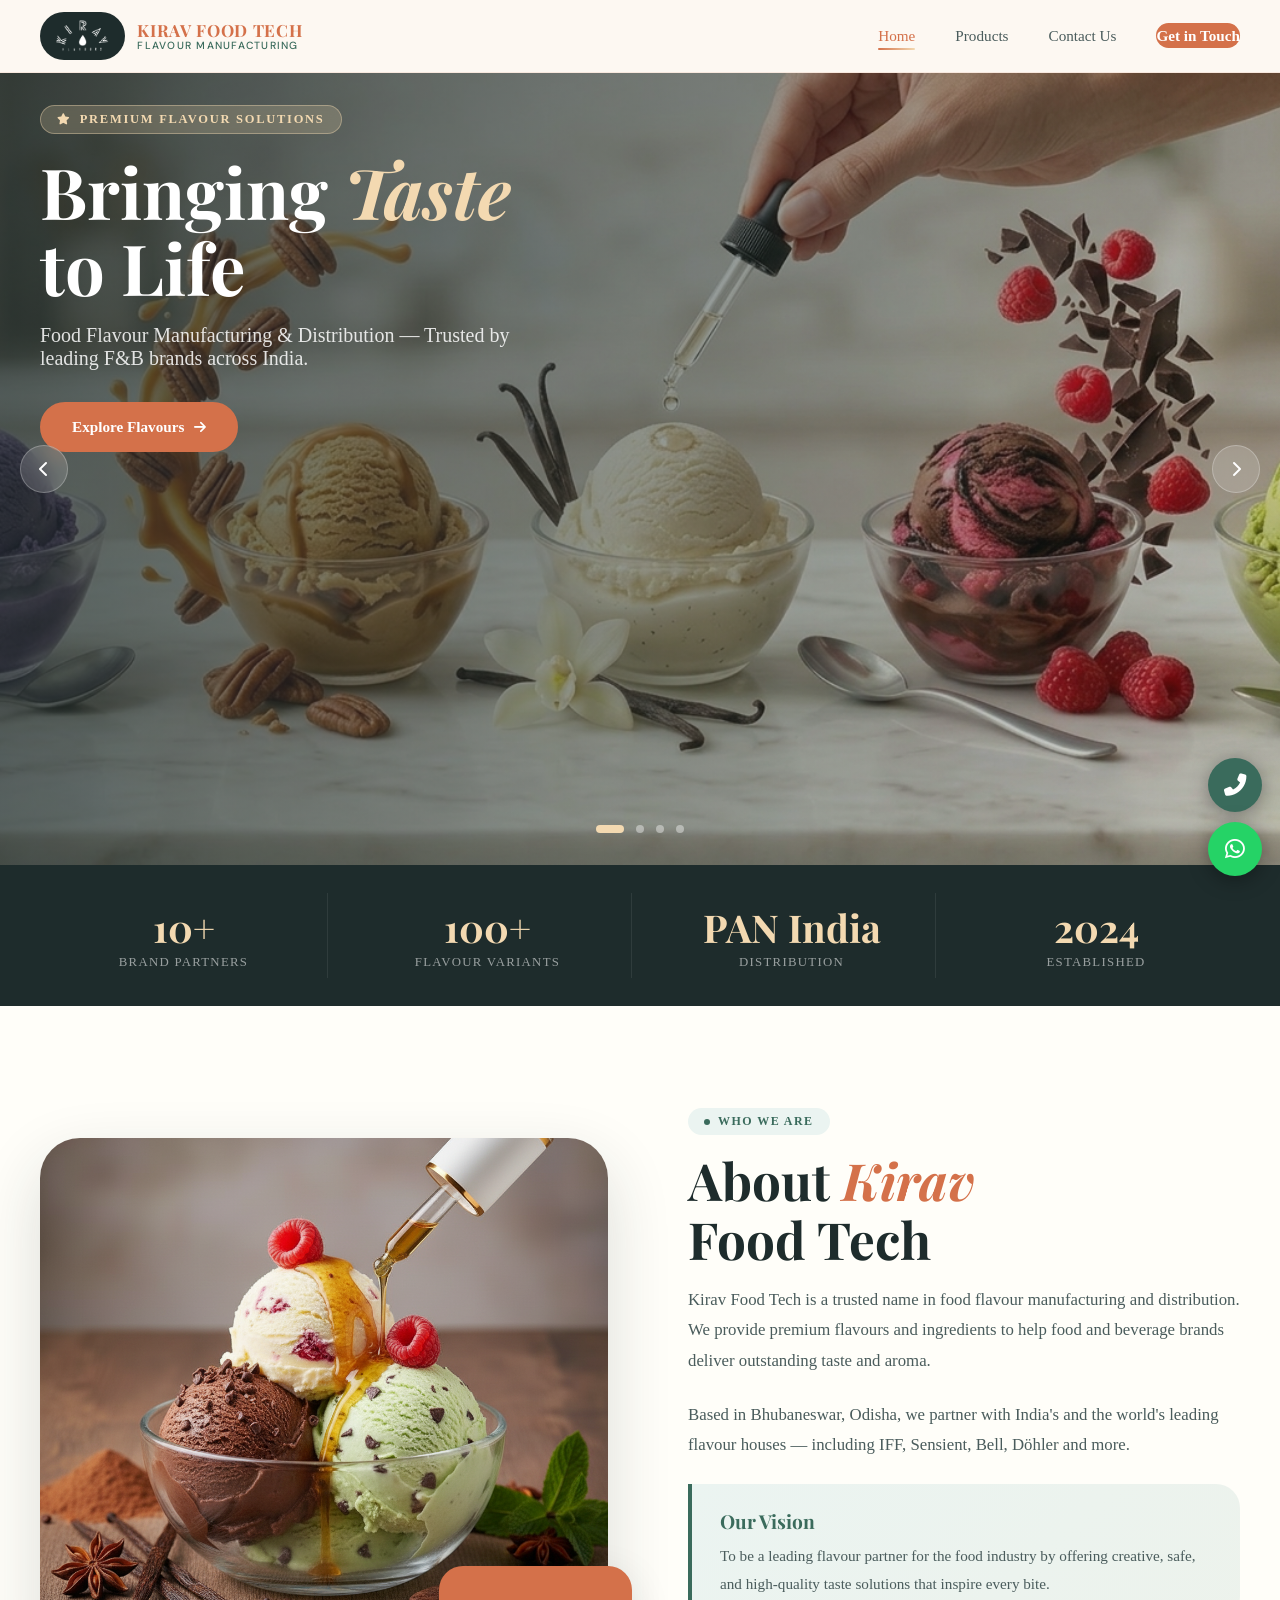
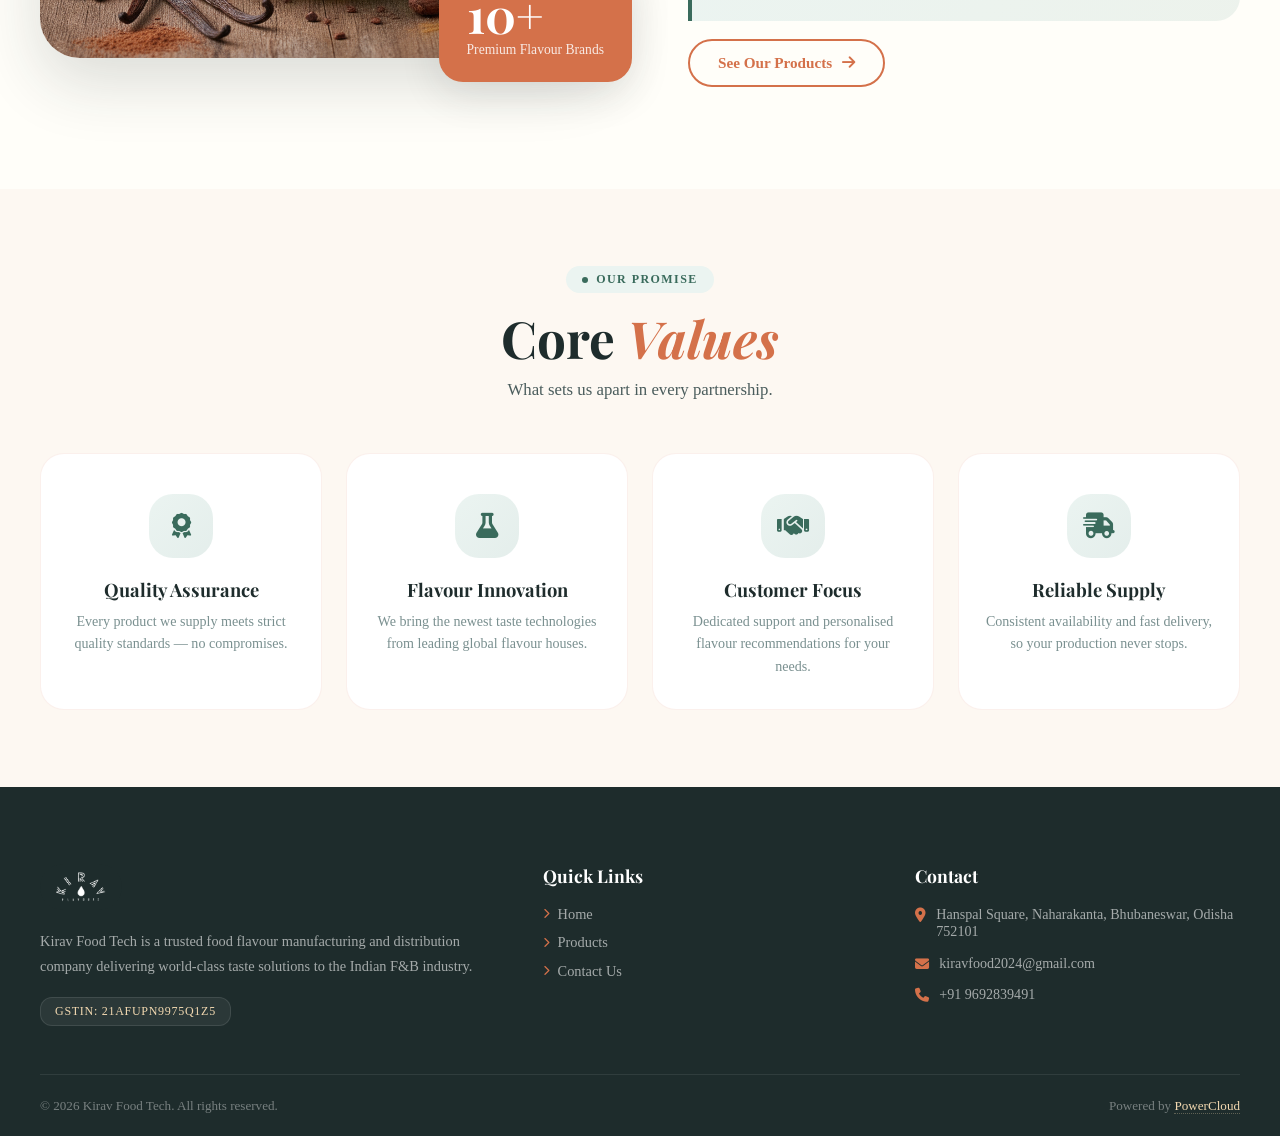
<file: index.html>
<!DOCTYPE html>
<html lang="en">
<head>
  <meta charset="UTF-8">
  <meta name="viewport" content="width=device-width, initial-scale=1.0">
  <title>KIRAV FOOD TECH | Bringing Taste to Life</title>
  <link rel="stylesheet" href="https://cdnjs.cloudflare.com/ajax/libs/font-awesome/6.4.0/css/all.min.css">
  <link rel="stylesheet" href="style.css">
  <style>
    .float-group{position:fixed!important;right:18px!important;bottom:24px!important;z-index:99999!important;display:flex!important;flex-direction:column!important;gap:10px!important;align-items:center!important;}
    .float-btn{width:54px!important;height:54px!important;border-radius:50%!important;color:#fff!important;font-size:1.4rem!important;display:flex!important;align-items:center!important;justify-content:center!important;text-decoration:none!important;box-shadow:0 4px 20px rgba(0,0,0,.35)!important;}
    .float-wa{background:#25D366!important;}
    .float-call{background:#3A6B5C!important;}
  </style>
</head>
<body>

<nav class="navbar">
  <div class="container nav-inner">
    <a href="index.html" class="logo">
      <div class="logo-badge"><img src="images/logo-dark.png" alt="Kirav"></div>
      <div class="logo-text">KIRAV FOOD TECH<small>Flavour Manufacturing</small></div>
    </a>
    <button class="nav-toggle" id="navToggle" aria-label="Toggle menu">
      <span></span><span></span><span></span>
    </button>
    <ul class="nav-links" id="navLinks">
      <li><a href="index.html" class="active">Home</a></li>
      <li><a href="products.html">Products</a></li>
      <li><a href="contact.html">Contact Us</a></li>
      <li><a href="contact.html" class="nav-cta">Get in Touch</a></li>
    </ul>
  </div>
</nav>

<section class="hero-slider" id="heroSlider">
  <div class="slide active" style="background-image:url('images/slide1.jpg')">
    <div class="slide-overlay"></div>
    <div class="container"><div class="slide-content">
      <span class="slide-eyebrow"><i class="fas fa-star"></i> Premium Flavour Solutions</span>
      <h1>Bringing <em>Taste</em><br>to Life</h1>
      <p>Food Flavour Manufacturing &amp; Distribution — Trusted by leading F&amp;B brands across India.</p>
      <a href="products.html" class="btn-primary">Explore Flavours <i class="fas fa-arrow-right"></i></a>
    </div></div>
  </div>
  <div class="slide" style="background-image:url('images/slide2.jpg')">
    <div class="slide-overlay"></div>
    <div class="container"><div class="slide-content">
      <span class="slide-eyebrow"><i class="fas fa-leaf"></i> Natural &amp; Pure</span>
      <h1>Natural <em>Flavours,</em><br>Authentic Taste</h1>
      <p>Pure, authentic essences crafted for your creations — dairy, bakery, confection &amp; more.</p>
      <a href="products.html" class="btn-primary">Discover More <i class="fas fa-arrow-right"></i></a>
    </div></div>
  </div>
  <div class="slide" style="background-image:url('images/slide3.jpg')">
    <div class="slide-overlay"></div>
    <div class="container"><div class="slide-content">
      <span class="slide-eyebrow"><i class="fas fa-flask"></i> Innovation First</span>
      <h1>Innovation in <em>Every<br>Drop</em></h1>
      <p>Cutting-edge flavour technology sourced from the world's top flavour houses.</p>
      <a href="products.html" class="btn-primary">Learn More <i class="fas fa-arrow-right"></i></a>
    </div></div>
  </div>
  <div class="slide" style="background-image:url('images/slide4.jpg')">
    <div class="slide-overlay"></div>
    <div class="container"><div class="slide-content">
      <span class="slide-eyebrow"><i class="fas fa-globe"></i> Global Standards</span>
      <h1>Global <em>Standards,</em><br>Local Service</h1>
      <p>Premium quality flavours from world-class brands, delivered with personal care.</p>
      <a href="products.html" class="btn-primary">View Products <i class="fas fa-arrow-right"></i></a>
    </div></div>
  </div>
  <div class="slider-arrows">
    <button class="slider-arrow" id="prevSlide"><i class="fas fa-chevron-left"></i></button>
    <button class="slider-arrow" id="nextSlide"><i class="fas fa-chevron-right"></i></button>
  </div>
  <div class="slider-nav">
    <button class="slider-dot active" data-slide="0"></button>
    <button class="slider-dot" data-slide="1"></button>
    <button class="slider-dot" data-slide="2"></button>
    <button class="slider-dot" data-slide="3"></button>
  </div>
</section>

<div class="stats-strip">
  <div class="container">
    <div class="stats-strip-inner">
      <div class="stat-item"><div class="stat-number">10+</div><div class="stat-label">Brand Partners</div></div>
      <div class="stat-item"><div class="stat-number">100+</div><div class="stat-label">Flavour Variants</div></div>
      <div class="stat-item"><div class="stat-number">PAN India</div><div class="stat-label">Distribution</div></div>
      <div class="stat-item"><div class="stat-number">2024</div><div class="stat-label">Established</div></div>
    </div>
  </div>
</div>

<section class="about-section">
  <div class="container">
    <div class="about-grid">
      <div class="about-image-wrap">
        <img class="about-img-main" src="images/about-image.jpg" alt="About Kirav Food Tech">
        <div class="about-accent-card">
          <div class="big-num">10+</div>
          <p>Premium Flavour Brands</p>
        </div>
      </div>
      <div class="about-text">
        <span class="section-tag">Who We Are</span>
        <h2 class="section-heading">About <span>Kirav</span><br>Food Tech</h2>
        <p>Kirav Food Tech is a trusted name in food flavour manufacturing and distribution. We provide premium flavours and ingredients to help food and beverage brands deliver outstanding taste and aroma.</p>
        <p>Based in Bhubaneswar, Odisha, we partner with India's and the world's leading flavour houses — including IFF, Sensient, Bell, Döhler and more.</p>
        <div class="vision-box">
          <h4>Our Vision</h4>
          <p>To be a leading flavour partner for the food industry by offering creative, safe, and high-quality taste solutions that inspire every bite.</p>
        </div>
        <br>
        <a href="products.html" class="btn-secondary">See Our Products <i class="fas fa-arrow-right"></i></a>
      </div>
    </div>
  </div>
</section>

<section class="values-section">
  <div class="container">
    <div style="text-align:center;">
      <span class="section-tag" style="display:inline-flex;margin-bottom:1rem;">Our Promise</span>
      <h2 class="section-heading" style="text-align:center;margin-bottom:.5rem;">Core <span>Values</span></h2>
      <p class="section-sub" style="text-align:center;margin:0 auto 2.5rem;">What sets us apart in every partnership.</p>
    </div>
    <div class="values-grid">
      <div class="value-card"><div class="value-icon"><i class="fas fa-award"></i></div><h4>Quality Assurance</h4><p>Every product we supply meets strict quality standards — no compromises.</p></div>
      <div class="value-card"><div class="value-icon"><i class="fas fa-flask"></i></div><h4>Flavour Innovation</h4><p>We bring the newest taste technologies from leading global flavour houses.</p></div>
      <div class="value-card"><div class="value-icon"><i class="fas fa-handshake"></i></div><h4>Customer Focus</h4><p>Dedicated support and personalised flavour recommendations for your needs.</p></div>
      <div class="value-card"><div class="value-icon"><i class="fas fa-shipping-fast"></i></div><h4>Reliable Supply</h4><p>Consistent availability and fast delivery, so your production never stops.</p></div>
    </div>
  </div>
</section>

<div class="float-group">
  <a href="tel:+919692839491" class="float-btn float-call"><i class="fas fa-phone-alt"></i></a>
  <a href="https://wa.me/919692839491" target="_blank" class="float-btn float-wa"><i class="fab fa-whatsapp"></i></a>
</div>

<footer>
  <div class="container">
    <div class="footer-top">
      <div class="footer-brand">
        <div class="logo-badge" style="width:fit-content;margin-bottom:1.2rem;"><img src="images/logo-dark.png" alt="Kirav" style="height:30px;"></div>
        <p>Kirav Food Tech is a trusted food flavour manufacturing and distribution company delivering world-class taste solutions to the Indian F&amp;B industry.</p>
        <span class="footer-gstin">GSTIN: 21AFUPN9975Q1Z5</span>
      </div>
      <div class="footer-col">
        <h4>Quick Links</h4>
        <ul>
          <li><a href="index.html"><i class="fas fa-chevron-right"></i> Home</a></li>
          <li><a href="products.html"><i class="fas fa-chevron-right"></i> Products</a></li>
          <li><a href="contact.html"><i class="fas fa-chevron-right"></i> Contact Us</a></li>
        </ul>
      </div>
      <div class="footer-col">
        <h4>Contact</h4>
        <div class="footer-contact-item"><i class="fas fa-map-marker-alt"></i><span>Hanspal Square, Naharakanta, Bhubaneswar, Odisha 752101</span></div>
        <div class="footer-contact-item"><i class="fas fa-envelope"></i><a href="mailto:kiravfood2024@gmail.com">kiravfood2024@gmail.com</a></div>
        <div class="footer-contact-item"><i class="fas fa-phone"></i><a href="tel:+919692839491">+91 9692839491</a></div>
      </div>
    </div>
    <div class="footer-bottom">
      <p>&copy; 2026 Kirav Food Tech. All rights reserved.</p>
      <p>Powered by <a href="https://jyotiranswain.github.io/powercloud/" target="_blank">PowerCloud</a></p>
    </div>
  </div>
</footer>

<script>
/* ── NAV MENU ── */
var navBtn  = document.getElementById('navToggle');
var navMenu = document.getElementById('navLinks');

navBtn.addEventListener('click', function() {
  if (navMenu.classList.contains('open')) {
    navMenu.classList.remove('open');
    navBtn.classList.remove('open');
    document.body.style.overflow = '';
  } else {
    navMenu.classList.add('open');
    navBtn.classList.add('open');
    document.body.style.overflow = 'hidden';
  }
});

navMenu.querySelectorAll('a').forEach(function(a) {
  a.addEventListener('click', function() {
    navMenu.classList.remove('open');
    navBtn.classList.remove('open');
    document.body.style.overflow = '';
  });
});

/* ── HERO SLIDER ── */
var slides   = document.querySelectorAll('.slide');
var dots     = document.querySelectorAll('.slider-dot');
var cur      = 0;
var timer    = null;

function goTo(n) {
  slides[cur].classList.remove('active');
  dots[cur].classList.remove('active');
  cur = (n + slides.length) % slides.length;
  slides[cur].classList.add('active');
  dots[cur].classList.add('active');
}

function startAuto() { timer = setInterval(function(){ goTo(cur + 1); }, 5000); }
function stopAuto()  { clearInterval(timer); }

document.getElementById('nextSlide').addEventListener('click', function(){ stopAuto(); goTo(cur+1); startAuto(); });
document.getElementById('prevSlide').addEventListener('click', function(){ stopAuto(); goTo(cur-1); startAuto(); });
dots.forEach(function(d){ d.addEventListener('click', function(){ stopAuto(); goTo(+this.dataset.slide); startAuto(); }); });

startAuto();
</script>
</body>
</html>
</file>
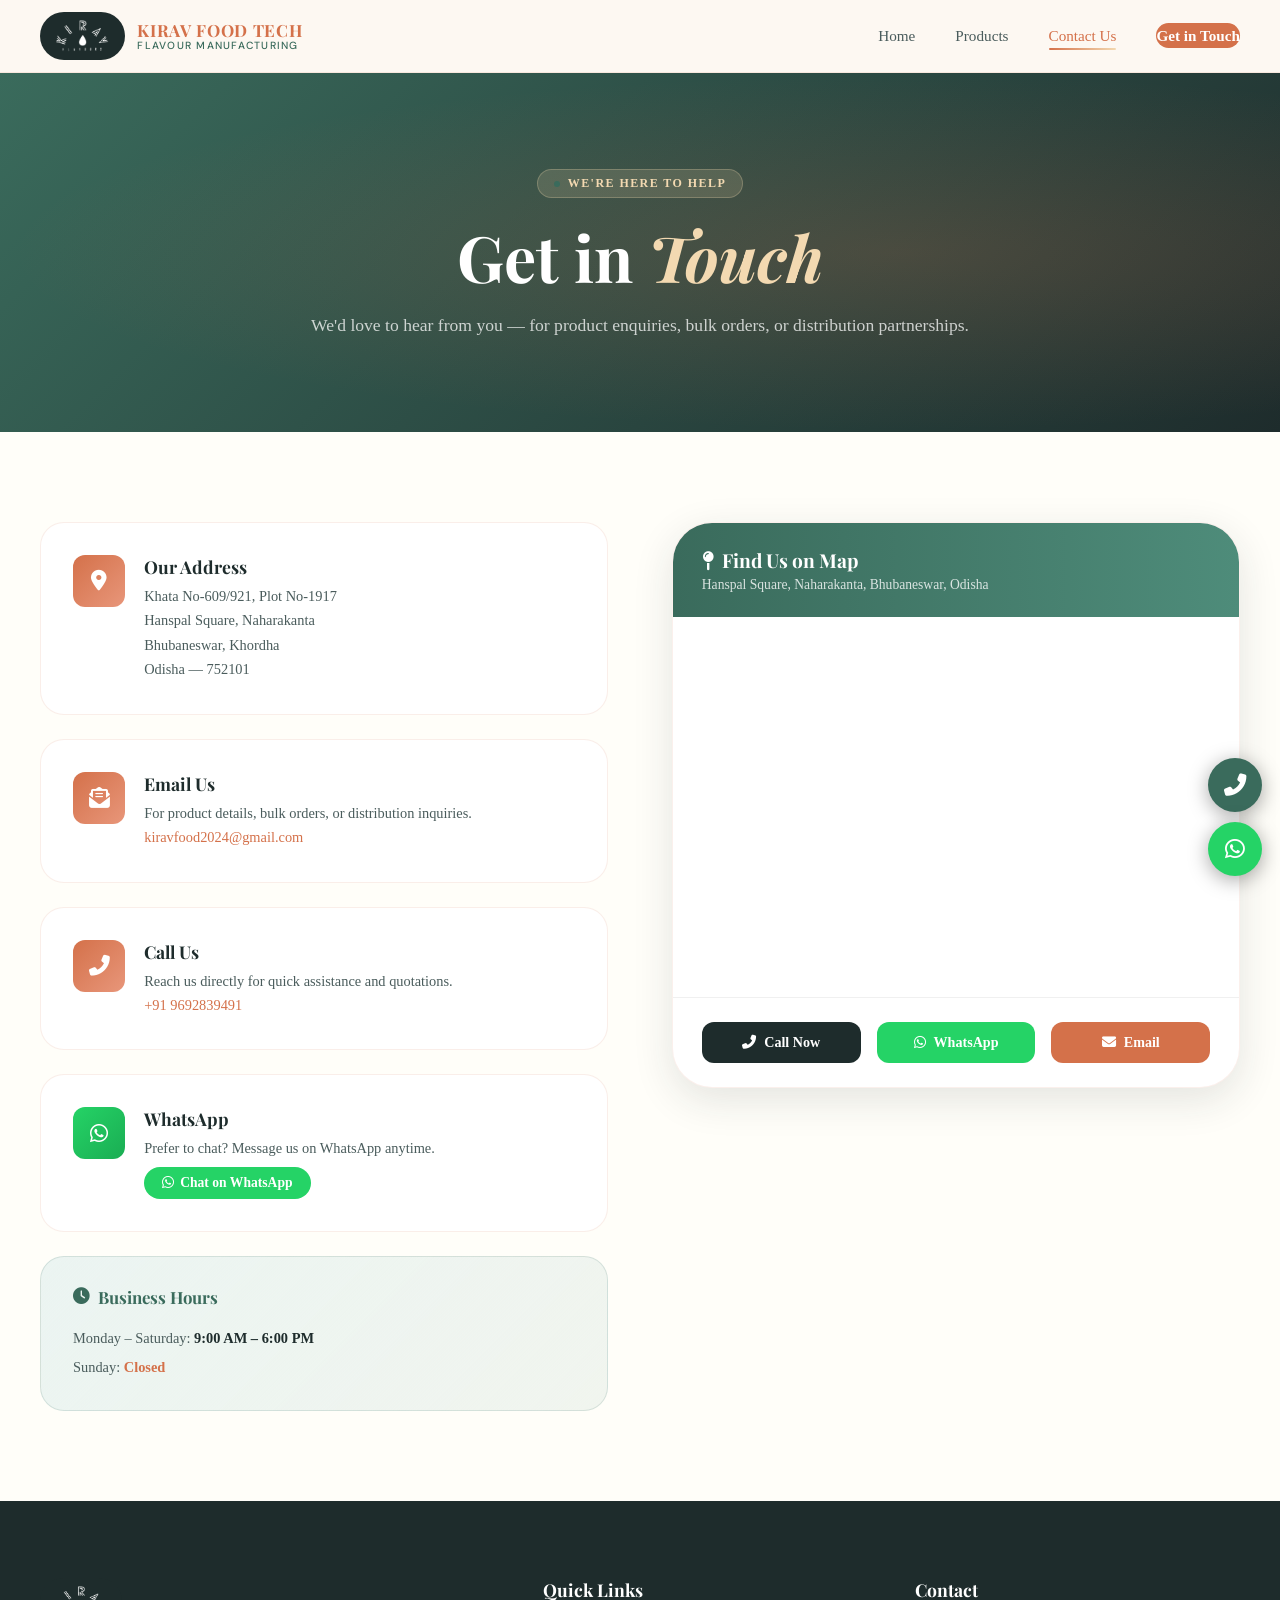
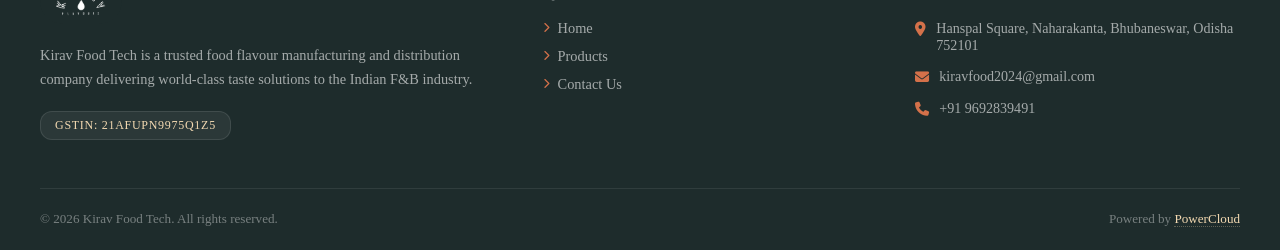
<file: contact.html>
<!DOCTYPE html>
<html lang="en">
<head>
  <meta charset="UTF-8">
  <meta name="viewport" content="width=device-width, initial-scale=1.0">
  <title>Contact Us | Kirav Food Tech</title>
  <link rel="stylesheet" href="https://cdnjs.cloudflare.com/ajax/libs/font-awesome/6.4.0/css/all.min.css">
  <link rel="stylesheet" href="style.css">
  <style>
    .float-group{position:fixed!important;right:18px!important;bottom:24px!important;z-index:99999!important;display:flex!important;flex-direction:column!important;gap:10px!important;align-items:center!important;}
    .float-btn{width:54px!important;height:54px!important;border-radius:50%!important;color:#fff!important;font-size:1.4rem!important;display:flex!important;align-items:center!important;justify-content:center!important;text-decoration:none!important;box-shadow:0 4px 20px rgba(0,0,0,.35)!important;}
    .float-wa{background:#25D366!important;}
    .float-call{background:#3A6B5C!important;}
  </style>
</head>
<body>

<nav class="navbar">
  <div class="container nav-inner">
    <a href="index.html" class="logo">
      <div class="logo-badge"><img src="images/logo-dark.png" alt="Kirav"></div>
      <div class="logo-text">KIRAV FOOD TECH<small>Flavour Manufacturing</small></div>
    </a>
    <button class="nav-toggle" id="navToggle" aria-label="Toggle menu">
      <span></span><span></span><span></span>
    </button>
    <ul class="nav-links" id="navLinks">
      <li><a href="index.html">Home</a></li>
      <li><a href="products.html">Products</a></li>
      <li><a href="contact.html" class="active">Contact Us</a></li>
      <li><a href="contact.html" class="nav-cta">Get in Touch</a></li>
    </ul>
  </div>
</nav>

<header class="contact-hero">
  <div class="container">
    <span class="section-tag" style="color:var(--sand);background:rgba(243,217,177,.15);border:1px solid rgba(243,217,177,.25);display:inline-flex;margin-bottom:1rem;">We're Here to Help</span>
    <h1>Get in <em>Touch</em></h1>
    <p>We'd love to hear from you — for product enquiries, bulk orders, or distribution partnerships.</p>
  </div>
</header>

<section class="contact-section">
  <div class="container">
    <div class="contact-layout">

      <div class="contact-info-stack">
        <div class="contact-card">
          <div class="contact-card-icon"><i class="fas fa-map-marker-alt"></i></div>
          <div>
            <h4>Our Address</h4>
            <p>Khata No-609/921, Plot No-1917<br>Hanspal Square, Naharakanta<br>Bhubaneswar, Khordha<br>Odisha — 752101</p>
          </div>
        </div>
        <div class="contact-card">
          <div class="contact-card-icon"><i class="fas fa-envelope-open-text"></i></div>
          <div>
            <h4>Email Us</h4>
            <p>For product details, bulk orders, or distribution inquiries.</p>
            <p><a href="mailto:kiravfood2024@gmail.com">kiravfood2024@gmail.com</a></p>
          </div>
        </div>
        <div class="contact-card">
          <div class="contact-card-icon"><i class="fas fa-phone-alt"></i></div>
          <div>
            <h4>Call Us</h4>
            <p>Reach us directly for quick assistance and quotations.</p>
            <p><a href="tel:+919692839491">+91 9692839491</a></p>
          </div>
        </div>
        <div class="contact-card">
          <div class="contact-card-icon" style="background:linear-gradient(135deg,#25D366,#1aad53);"><i class="fab fa-whatsapp"></i></div>
          <div>
            <h4>WhatsApp</h4>
            <p>Prefer to chat? Message us on WhatsApp anytime.</p>
            <a href="https://wa.me/919692839491" target="_blank" style="display:inline-flex;align-items:center;gap:6px;background:#25D366;color:white;padding:8px 18px;border-radius:30px;font-size:.85rem;font-weight:600;margin-top:6px;">
              <i class="fab fa-whatsapp"></i> Chat on WhatsApp
            </a>
          </div>
        </div>
        <div style="background:linear-gradient(135deg,var(--forest-pale),rgba(74,140,122,.08));border:1px solid rgba(58,107,92,.15);border-radius:var(--radius-md);padding:1.8rem 2rem;">
          <h4 style="font-family:'Playfair Display',serif;color:var(--forest);font-size:1.05rem;margin-bottom:1rem;display:flex;align-items:center;gap:8px;"><i class="fas fa-clock"></i> Business Hours</h4>
          <p style="font-size:.9rem;color:var(--mid);line-height:2;">Monday – Saturday: <strong style="color:var(--dark);">9:00 AM – 6:00 PM</strong><br>Sunday: <strong style="color:var(--terracotta);">Closed</strong></p>
        </div>
      </div>

      <div class="map-panel">
        <div class="map-header">
          <h3><i class="fas fa-map-pin" style="margin-right:8px;"></i>Find Us on Map</h3>
          <p>Hanspal Square, Naharakanta, Bhubaneswar, Odisha</p>
        </div>
        <iframe src="https://www.google.com/maps/embed?pb=!1m18!1m12!1m3!1d3742.345678!2d85.8!3d20.3!2m3!1f0!2f0!3f0!3m2!1i1024!2i768!4f13.1!3m3!1m2!1s0x3a1909dcee0e5e9d%3A0x8b0d1e4f5a6b7c8d!2sBhubaneswar!5e0!3m2!1sen!2sin!4v1620000000000!5m2!1sen!2sin" allowfullscreen loading="lazy"></iframe>
        <div style="padding:1.5rem 1.8rem;display:flex;gap:1rem;flex-wrap:wrap;border-top:1px solid rgba(0,0,0,.06);">
          <a href="tel:+919692839491" style="flex:1;min-width:120px;display:flex;align-items:center;justify-content:center;gap:8px;background:var(--dark);color:white;padding:12px 16px;border-radius:var(--radius-sm);font-size:.88rem;font-weight:600;">
            <i class="fas fa-phone-alt"></i> Call Now
          </a>
          <a href="https://wa.me/919692839491" target="_blank" style="flex:1;min-width:120px;display:flex;align-items:center;justify-content:center;gap:8px;background:#25D366;color:white;padding:12px 16px;border-radius:var(--radius-sm);font-size:.88rem;font-weight:600;">
            <i class="fab fa-whatsapp"></i> WhatsApp
          </a>
          <a href="mailto:kiravfood2024@gmail.com" style="flex:1;min-width:120px;display:flex;align-items:center;justify-content:center;gap:8px;background:var(--terracotta);color:white;padding:12px 16px;border-radius:var(--radius-sm);font-size:.88rem;font-weight:600;">
            <i class="fas fa-envelope"></i> Email
          </a>
        </div>
      </div>

    </div>
  </div>
</section>

<div class="float-group">
  <a href="tel:+919692839491" class="float-btn float-call"><i class="fas fa-phone-alt"></i></a>
  <a href="https://wa.me/919692839491" target="_blank" class="float-btn float-wa"><i class="fab fa-whatsapp"></i></a>
</div>

<footer>
  <div class="container">
    <div class="footer-top">
      <div class="footer-brand">
        <div class="logo-badge" style="width:fit-content;margin-bottom:1.2rem;"><img src="images/logo-dark.png" alt="Kirav" style="height:30px;"></div>
        <p>Kirav Food Tech is a trusted food flavour manufacturing and distribution company delivering world-class taste solutions to the Indian F&amp;B industry.</p>
        <span class="footer-gstin">GSTIN: 21AFUPN9975Q1Z5</span>
      </div>
      <div class="footer-col">
        <h4>Quick Links</h4>
        <ul>
          <li><a href="index.html"><i class="fas fa-chevron-right"></i> Home</a></li>
          <li><a href="products.html"><i class="fas fa-chevron-right"></i> Products</a></li>
          <li><a href="contact.html"><i class="fas fa-chevron-right"></i> Contact Us</a></li>
        </ul>
      </div>
      <div class="footer-col">
        <h4>Contact</h4>
        <div class="footer-contact-item"><i class="fas fa-map-marker-alt"></i><span>Hanspal Square, Naharakanta, Bhubaneswar, Odisha 752101</span></div>
        <div class="footer-contact-item"><i class="fas fa-envelope"></i><a href="mailto:kiravfood2024@gmail.com">kiravfood2024@gmail.com</a></div>
        <div class="footer-contact-item"><i class="fas fa-phone"></i><a href="tel:+919692839491">+91 9692839491</a></div>
      </div>
    </div>
    <div class="footer-bottom">
      <p>&copy; 2026 Kirav Food Tech. All rights reserved.</p>
      <p>Powered by <a href="https://jyotiranswain.github.io/powercloud/" target="_blank">PowerCloud</a></p>
    </div>
  </div>
</footer>

<script>
var navBtn  = document.getElementById('navToggle');
var navMenu = document.getElementById('navLinks');
navBtn.addEventListener('click', function() {
  if (navMenu.classList.contains('open')) {
    navMenu.classList.remove('open'); navBtn.classList.remove('open'); document.body.style.overflow = '';
  } else {
    navMenu.classList.add('open'); navBtn.classList.add('open'); document.body.style.overflow = 'hidden';
  }
});
navMenu.querySelectorAll('a').forEach(function(a) {
  a.addEventListener('click', function() { navMenu.classList.remove('open'); navBtn.classList.remove('open'); document.body.style.overflow = ''; });
});
</script>
</body>
</html>
</file>
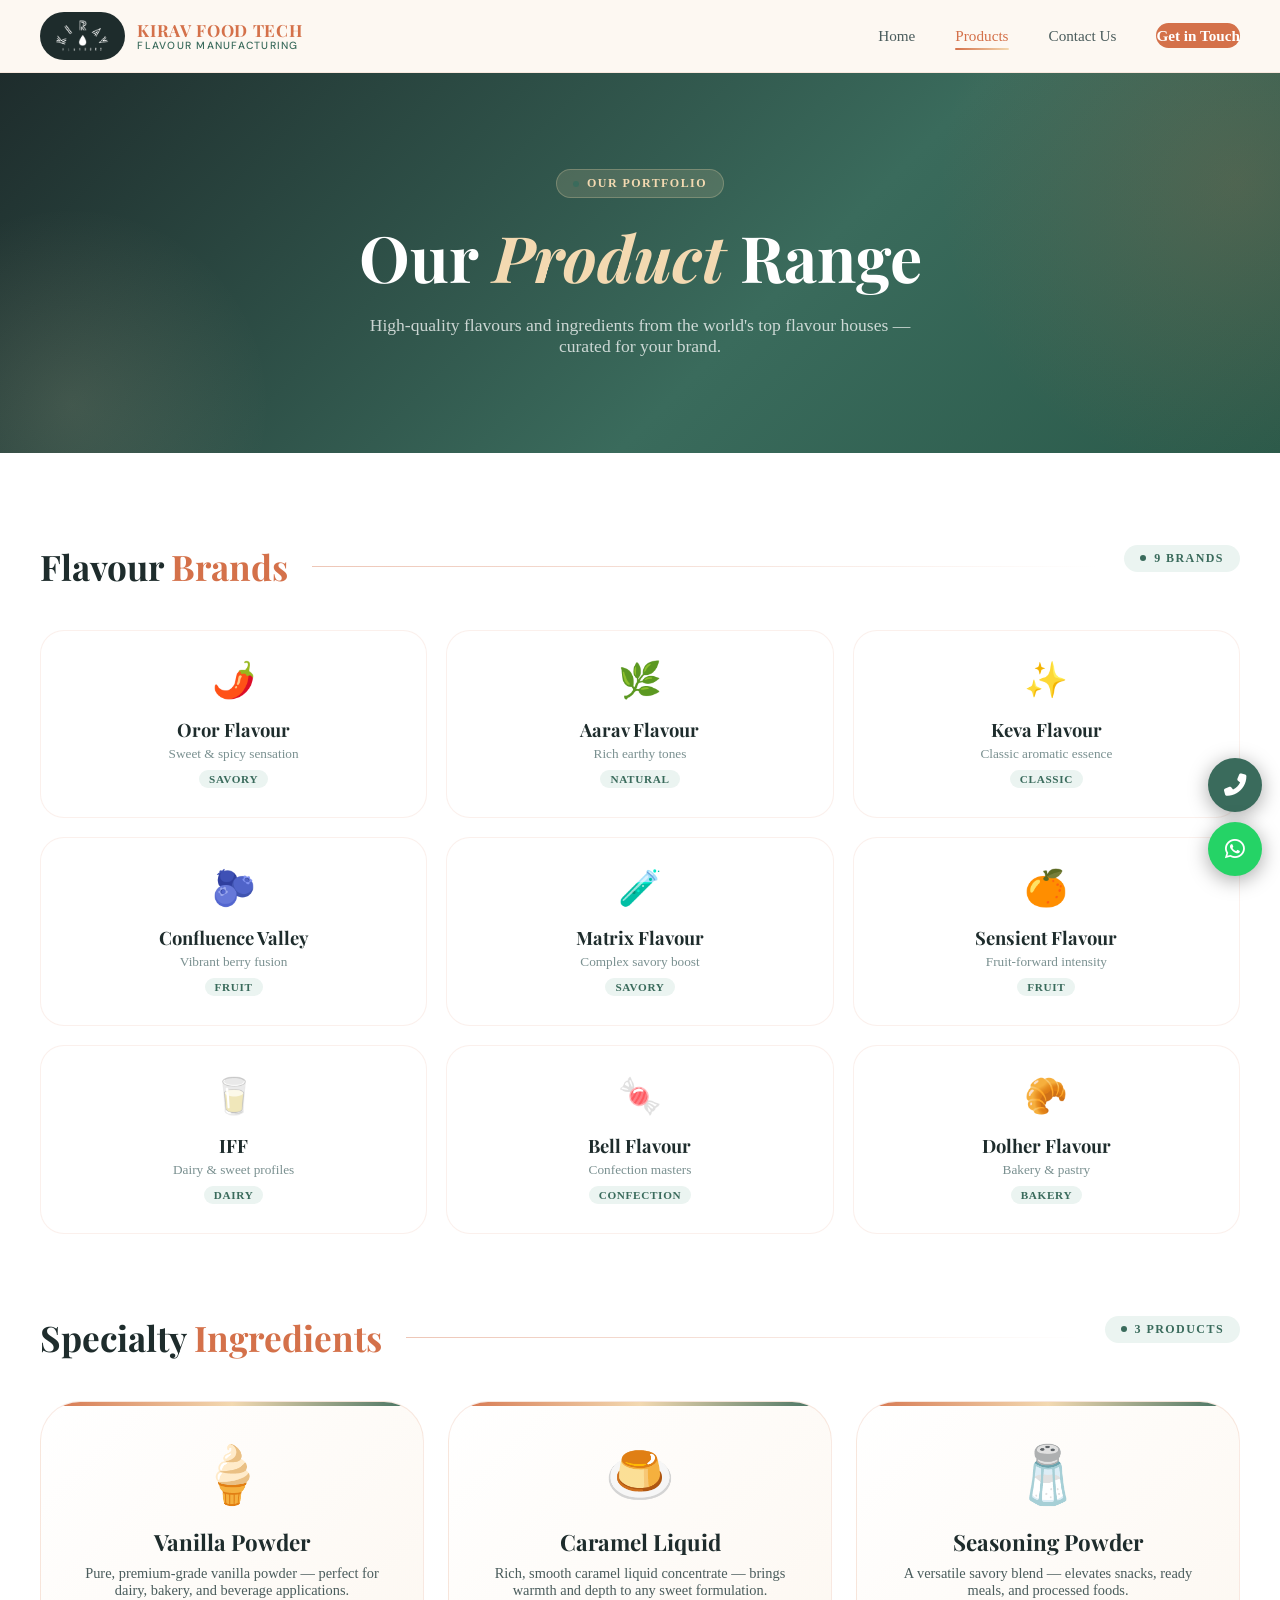
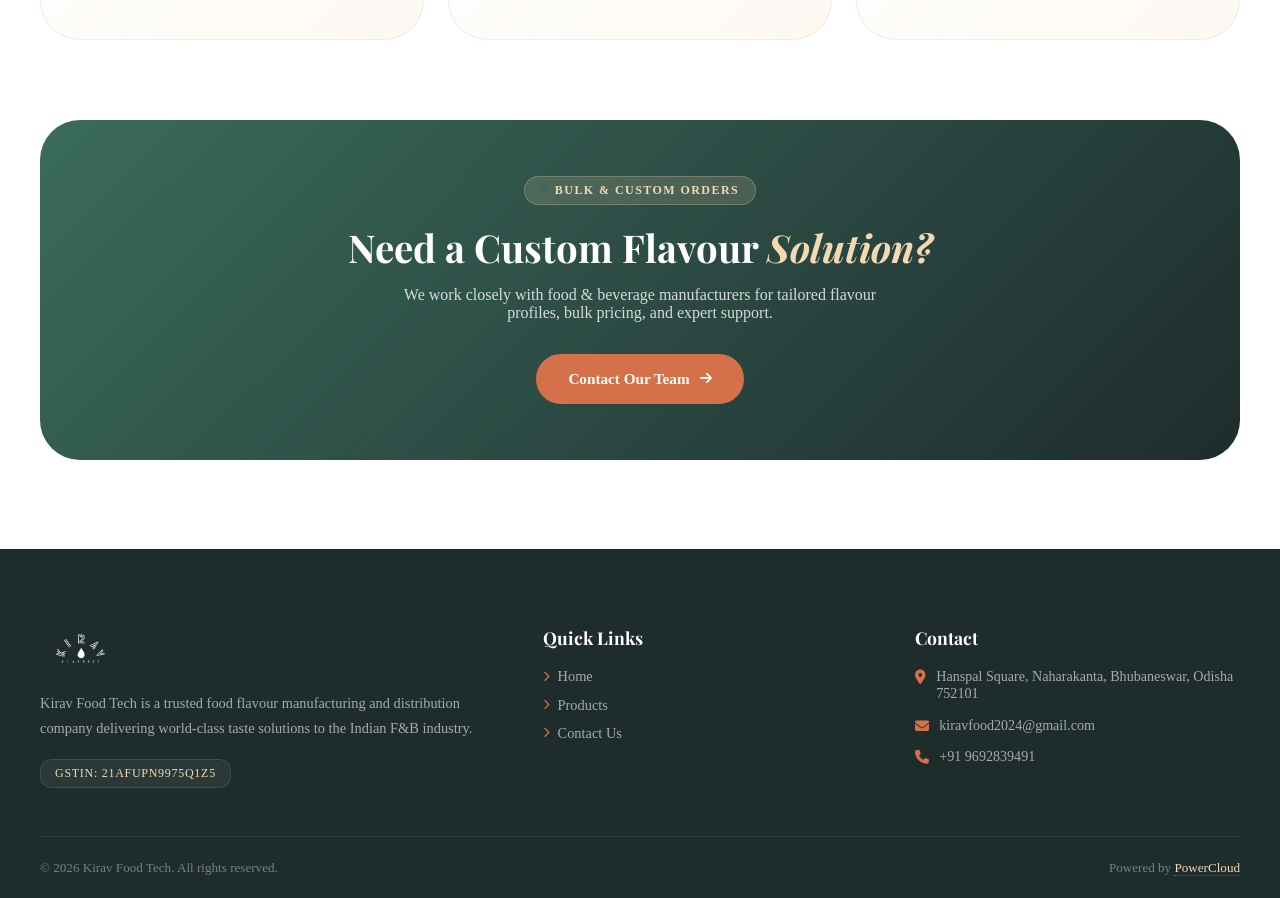
<file: products.html>
<!DOCTYPE html>
<html lang="en">
<head>
  <meta charset="UTF-8">
  <meta name="viewport" content="width=device-width, initial-scale=1.0">
  <title>Products | Kirav Food Tech</title>
  <link rel="stylesheet" href="https://cdnjs.cloudflare.com/ajax/libs/font-awesome/6.4.0/css/all.min.css">
  <link rel="stylesheet" href="style.css">
  <style>
    .float-group{position:fixed!important;right:18px!important;bottom:24px!important;z-index:99999!important;display:flex!important;flex-direction:column!important;gap:10px!important;align-items:center!important;}
    .float-btn{width:54px!important;height:54px!important;border-radius:50%!important;color:#fff!important;font-size:1.4rem!important;display:flex!important;align-items:center!important;justify-content:center!important;text-decoration:none!important;box-shadow:0 4px 20px rgba(0,0,0,.35)!important;}
    .float-wa{background:#25D366!important;}
    .float-call{background:#3A6B5C!important;}
  </style>
</head>
<body>

<nav class="navbar">
  <div class="container nav-inner">
    <a href="index.html" class="logo">
      <div class="logo-badge"><img src="images/logo-dark.png" alt="Kirav"></div>
      <div class="logo-text">KIRAV FOOD TECH<small>Flavour Manufacturing</small></div>
    </a>
    <button class="nav-toggle" id="navToggle" aria-label="Toggle menu">
      <span></span><span></span><span></span>
    </button>
    <ul class="nav-links" id="navLinks">
      <li><a href="index.html">Home</a></li>
      <li><a href="products.html" class="active">Products</a></li>
      <li><a href="contact.html">Contact Us</a></li>
      <li><a href="contact.html" class="nav-cta">Get in Touch</a></li>
    </ul>
  </div>
</nav>

<header class="page-hero">
  <div class="container">
    <span class="section-tag" style="color:var(--sand);background:rgba(243,217,177,.15);border:1px solid rgba(243,217,177,.25);display:inline-flex;margin-bottom:1rem;">Our Portfolio</span>
    <h1>Our <em>Product</em> Range</h1>
    <p>High-quality flavours and ingredients from the world's top flavour houses — curated for your brand.</p>
  </div>
</header>

<section class="products-section">
  <div class="container">

    <div class="products-category">
      <div class="category-header">
        <h2 class="category-title">Flavour <span>Brands</span></h2>
        <div class="category-line"></div>
        <span class="section-tag">9 Brands</span>
      </div>
      <div class="products-mosaic">
        <div class="product-tile"><span class="product-tile-icon">🌶️</span><h3>Oror Flavour</h3><p>Sweet &amp; spicy sensation</p><span class="product-tag">Savory</span></div>
        <div class="product-tile"><span class="product-tile-icon">🌿</span><h3>Aarav Flavour</h3><p>Rich earthy tones</p><span class="product-tag">Natural</span></div>
        <div class="product-tile"><span class="product-tile-icon">✨</span><h3>Keva Flavour</h3><p>Classic aromatic essence</p><span class="product-tag">Classic</span></div>
        <div class="product-tile"><span class="product-tile-icon">🫐</span><h3>Confluence Valley</h3><p>Vibrant berry fusion</p><span class="product-tag">Fruit</span></div>
        <div class="product-tile"><span class="product-tile-icon">🧪</span><h3>Matrix Flavour</h3><p>Complex savory boost</p><span class="product-tag">Savory</span></div>
        <div class="product-tile"><span class="product-tile-icon">🍊</span><h3>Sensient Flavour</h3><p>Fruit-forward intensity</p><span class="product-tag">Fruit</span></div>
        <div class="product-tile"><span class="product-tile-icon">🥛</span><h3>IFF</h3><p>Dairy &amp; sweet profiles</p><span class="product-tag">Dairy</span></div>
        <div class="product-tile"><span class="product-tile-icon">🍬</span><h3>Bell Flavour</h3><p>Confection masters</p><span class="product-tag">Confection</span></div>
        <div class="product-tile"><span class="product-tile-icon">🥐</span><h3>Dolher Flavour</h3><p>Bakery &amp; pastry</p><span class="product-tag">Bakery</span></div>
      </div>
    </div>

    <div class="products-category">
      <div class="category-header">
        <h2 class="category-title">Specialty <span>Ingredients</span></h2>
        <div class="category-line"></div>
        <span class="section-tag">3 Products</span>
      </div>
      <div class="specialty-grid">
        <div class="specialty-card"><span class="icon-big">🍦</span><h3>Vanilla Powder</h3><p>Pure, premium-grade vanilla powder — perfect for dairy, bakery, and beverage applications.</p></div>
        <div class="specialty-card"><span class="icon-big">🍮</span><h3>Caramel Liquid</h3><p>Rich, smooth caramel liquid concentrate — brings warmth and depth to any sweet formulation.</p></div>
        <div class="specialty-card"><span class="icon-big">🧂</span><h3>Seasoning Powder</h3><p>A versatile savory blend — elevates snacks, ready meals, and processed foods.</p></div>
      </div>
    </div>

    <div style="background:linear-gradient(135deg,var(--forest),var(--dark));border-radius:var(--radius-lg);padding:clamp(2rem,5vw,3.5rem);text-align:center;color:white;margin-top:2rem;position:relative;overflow:hidden;">
      <span class="section-tag" style="color:var(--sand);background:rgba(243,217,177,.15);border:1px solid rgba(243,217,177,.25);display:inline-flex;margin-bottom:1rem;">Bulk &amp; Custom Orders</span>
      <h2 style="font-family:'Playfair Display',serif;font-size:clamp(1.6rem,3vw,2.4rem);margin-bottom:.8rem;">Need a Custom Flavour <em style="color:var(--sand);">Solution?</em></h2>
      <p style="opacity:.8;max-width:500px;margin:0 auto 2rem;">We work closely with food &amp; beverage manufacturers for tailored flavour profiles, bulk pricing, and expert support.</p>
      <a href="contact.html" class="btn-primary" style="margin:0 auto;">Contact Our Team <i class="fas fa-arrow-right"></i></a>
    </div>

  </div>
</section>

<div class="float-group">
  <a href="tel:+919692839491" class="float-btn float-call"><i class="fas fa-phone-alt"></i></a>
  <a href="https://wa.me/919692839491" target="_blank" class="float-btn float-wa"><i class="fab fa-whatsapp"></i></a>
</div>

<footer>
  <div class="container">
    <div class="footer-top">
      <div class="footer-brand">
        <div class="logo-badge" style="width:fit-content;margin-bottom:1.2rem;"><img src="images/logo-dark.png" alt="Kirav" style="height:30px;"></div>
        <p>Kirav Food Tech is a trusted food flavour manufacturing and distribution company delivering world-class taste solutions to the Indian F&amp;B industry.</p>
        <span class="footer-gstin">GSTIN: 21AFUPN9975Q1Z5</span>
      </div>
      <div class="footer-col">
        <h4>Quick Links</h4>
        <ul>
          <li><a href="index.html"><i class="fas fa-chevron-right"></i> Home</a></li>
          <li><a href="products.html"><i class="fas fa-chevron-right"></i> Products</a></li>
          <li><a href="contact.html"><i class="fas fa-chevron-right"></i> Contact Us</a></li>
        </ul>
      </div>
      <div class="footer-col">
        <h4>Contact</h4>
        <div class="footer-contact-item"><i class="fas fa-map-marker-alt"></i><span>Hanspal Square, Naharakanta, Bhubaneswar, Odisha 752101</span></div>
        <div class="footer-contact-item"><i class="fas fa-envelope"></i><a href="mailto:kiravfood2024@gmail.com">kiravfood2024@gmail.com</a></div>
        <div class="footer-contact-item"><i class="fas fa-phone"></i><a href="tel:+919692839491">+91 9692839491</a></div>
      </div>
    </div>
    <div class="footer-bottom">
      <p>&copy; 2026 Kirav Food Tech. All rights reserved.</p>
      <p>Powered by <a href="https://jyotiranswain.github.io/powercloud/" target="_blank">PowerCloud</a></p>
    </div>
  </div>
</footer>

<script>
var navBtn  = document.getElementById('navToggle');
var navMenu = document.getElementById('navLinks');
navBtn.addEventListener('click', function() {
  if (navMenu.classList.contains('open')) {
    navMenu.classList.remove('open'); navBtn.classList.remove('open'); document.body.style.overflow = '';
  } else {
    navMenu.classList.add('open'); navBtn.classList.add('open'); document.body.style.overflow = 'hidden';
  }
});
navMenu.querySelectorAll('a').forEach(function(a) {
  a.addEventListener('click', function() { navMenu.classList.remove('open'); navBtn.classList.remove('open'); document.body.style.overflow = ''; });
});
</script>
</body>
</html>
</file>
<file: style.css>
/* =============================================
   KIRAV FOOD TECH — Modern Redesign
   CSS Variables & Global Reset
   ============================================= */
@import url('https://fonts.googleapis.com/css2?family=Playfair+Display:wght@400;600;700;900&family=DM+Sans:wght@300;400;500;600&display=swap');

:root {
  --terracotta: #D4714A;
  --terracotta-light: #E8967A;
  --terracotta-dark: #B55C38;
  --forest: #3A6B5C;
  --forest-light: #4E8C7A;
  --forest-pale: #EBF4F1;
  --cream: #FDF8F2;
  --warm-white: #FFFEF9;
  --sand: #F3D9B1;
  --dark: #1E2C2C;
  --mid: #4A5C5C;
  --light-text: #7A9090;
  --radius-sm: 12px;
  --radius-md: 24px;
  --radius-lg: 40px;
  --radius-xl: 60px;
  --shadow-sm: 0 4px 16px rgba(30,44,44,0.07);
  --shadow-md: 0 12px 40px rgba(30,44,44,0.12);
  --shadow-lg: 0 24px 64px rgba(30,44,44,0.16);
  --transition: all 0.35s cubic-bezier(0.4,0,0.2,1);
  --max-width: 1300px;
}

*, *::before, *::after {
  margin: 0; padding: 0; box-sizing: border-box;
}

html {
  scroll-behavior: smooth;
  font-size: 16px;
  /* Clip horizontal overflow at html level — safe for fixed children */
  overflow-x: clip;
}

img { max-width: 100%; display: block; }
a { text-decoration: none; color: inherit; }
ul { list-style: none; }

.container {
  max-width: var(--max-width);
  margin: 0 auto;
  padding: 0 clamp(1rem, 4vw, 2.5rem);
}

/* =============================================
   TYPOGRAPHY HELPERS
   ============================================= */
.display-font { font-family: 'Playfair Display', serif; }

/* =============================================
   NAVBAR
   ============================================= */
.navbar {
  position: sticky;
  top: 0;
  z-index: 1000;
  background: rgba(253,248,242,0.94);
  backdrop-filter: blur(20px);
  -webkit-backdrop-filter: blur(20px);
  border-bottom: 1px solid rgba(212,113,74,0.12);
  transition: var(--transition);
  /* Prevent any child from bleeding outside */
  overflow: visible;
}

.nav-inner {
  display: flex;
  align-items: center;
  justify-content: space-between;
  height: 72px;
  gap: 1rem;
  /* Stop children from pushing width beyond viewport */
  min-width: 0;
}

.logo {
  display: flex;
  align-items: center;
  gap: 12px;
  flex-shrink: 0;
}

.logo-badge {
  background: var(--dark);
  padding: 8px 16px;
  border-radius: var(--radius-lg);
  display: flex;
  align-items: center;
}

.logo-badge img {
  height: 32px;
  width: auto;
  filter: brightness(0) invert(1);
}

.logo-text {
  font-family: 'Playfair Display', serif;
  font-size: 1.05rem;
  font-weight: 700;
  color: var(--terracotta);
  letter-spacing: 0.04em;
  line-height: 1.2;
}

.logo-text small {
  display: block;
  font-family: 'DM Sans', sans-serif;
  font-size: 0.65rem;
  font-weight: 500;
  color: var(--forest);
  letter-spacing: 0.12em;
  text-transform: uppercase;
}

.nav-links {
  display: flex;
  align-items: center;
  gap: 2.5rem;
}

.nav-links a {
  font-size: 0.95rem;
  font-weight: 500;
  color: var(--mid);
  position: relative;
  padding: 4px 0;
  transition: color 0.2s;
}

.nav-links a::after {
  content: '';
  position: absolute;
  bottom: -2px;
  left: 0;
  width: 0;
  height: 2px;
  background: linear-gradient(90deg, var(--terracotta), var(--sand));
  border-radius: 2px;
  transition: width 0.3s ease;
}

.nav-links a:hover,
.nav-links a.active {
  color: var(--terracotta);
}

.nav-links a:hover::after,
.nav-links a.active::after {
  width: 100%;
}

.nav-cta {
  background: var(--terracotta);
  color: white !important;
  padding: 10px 22px;
  border-radius: var(--radius-lg);
  font-weight: 600 !important;
  transition: var(--transition) !important;
  white-space: nowrap;
}

.nav-cta::after { display: none !important; }

.nav-cta:hover {
  background: var(--terracotta-dark) !important;
  color: white !important;
  transform: translateY(-1px);
  box-shadow: 0 8px 24px rgba(212,113,74,0.35);
}

/* Hamburger */
.nav-toggle {
  display: none;
  flex-direction: column;
  gap: 5px;
  cursor: pointer;
  padding: 8px;
  border-radius: 8px;
  background: none;
  border: none;
  /* Always on top */
  z-index: 10001;
  position: relative;
}

.nav-toggle span {
  display: block;
  width: 24px;
  height: 2px;
  background: var(--dark);
  border-radius: 2px;
  transition: var(--transition);
}

.nav-toggle.open span:nth-child(1) { transform: rotate(45deg) translate(5px, 5px); }
.nav-toggle.open span:nth-child(2) { opacity: 0; }
.nav-toggle.open span:nth-child(3) { transform: rotate(-45deg) translate(5px, -5px); }

/* =============================================
   HERO SLIDER
   ============================================= */
.hero-slider {
  position: relative;
  height: clamp(520px, 88vh, 900px);
  overflow: hidden;
}

.slide {
  position: absolute;
  inset: 0;
  background-size: cover;
  background-position: center;
  opacity: 0;
  transition: opacity 1.2s ease;
}

.slide.active { opacity: 1; }

.slide-overlay {
  position: absolute;
  inset: 0;
  background: linear-gradient(105deg,
    rgba(30,44,44,0.78) 0%,
    rgba(30,44,44,0.45) 55%,
    rgba(30,44,44,0.15) 100%);
}

.slide-content {
  position: relative;
  z-index: 2;
  height: 100%;
  display: flex;
  flex-direction: column;
  justify-content: center;
  padding: 2rem 0;
  max-width: 720px;
}

.slide-eyebrow {
  display: inline-flex;
  align-items: center;
  gap: 8px;
  background: rgba(243,217,177,0.2);
  border: 1px solid rgba(243,217,177,0.4);
  color: var(--sand);
  font-size: 0.78rem;
  font-weight: 600;
  letter-spacing: 0.14em;
  text-transform: uppercase;
  padding: 6px 16px;
  border-radius: var(--radius-lg);
  margin-bottom: 1.2rem;
  backdrop-filter: blur(6px);
  width: fit-content;
}

.slide-eyebrow i { font-size: 0.7rem; color: var(--sand); }

.slide-content h1 {
  font-family: 'Playfair Display', serif;
  font-size: clamp(2.4rem, 5.5vw, 5rem);
  font-weight: 700;
  color: white;
  line-height: 1.08;
  margin-bottom: 1.2rem;
}

.slide-content h1 em {
  font-style: italic;
  color: var(--sand);
}

.slide-content p {
  font-size: clamp(1rem, 1.8vw, 1.25rem);
  color: rgba(255,255,255,0.85);
  margin-bottom: 2rem;
  max-width: 480px;
}

.btn-primary {
  display: inline-flex;
  align-items: center;
  gap: 10px;
  background: var(--terracotta);
  color: white;
  font-weight: 600;
  font-size: 0.95rem;
  padding: 14px 30px;
  border-radius: var(--radius-lg);
  transition: var(--transition);
  width: fit-content;
  border: 2px solid var(--terracotta);
}

.btn-primary:hover {
  background: transparent;
  border-color: white;
  color: white;
  transform: translateY(-2px);
  box-shadow: 0 12px 32px rgba(212,113,74,0.4);
}

.btn-primary i { font-size: 0.85rem; transition: transform 0.2s; }
.btn-primary:hover i { transform: translateX(4px); }

.btn-secondary {
  display: inline-flex;
  align-items: center;
  gap: 10px;
  background: transparent;
  color: var(--terracotta);
  font-weight: 600;
  font-size: 0.95rem;
  padding: 13px 28px;
  border-radius: var(--radius-lg);
  border: 2px solid var(--terracotta);
  transition: var(--transition);
  width: fit-content;
}

.btn-secondary:hover {
  background: var(--terracotta);
  color: white;
  transform: translateY(-2px);
  box-shadow: var(--shadow-md);
}

/* Slider controls */
.slider-nav {
  position: absolute;
  bottom: 32px;
  left: 50%;
  transform: translateX(-50%);
  z-index: 10;
  display: flex;
  align-items: center;
  gap: 12px;
}

.slider-dot {
  width: 8px;
  height: 8px;
  border-radius: 50%;
  background: rgba(255,255,255,0.4);
  cursor: pointer;
  transition: var(--transition);
  border: none;
  padding: 0;
}

.slider-dot.active {
  width: 28px;
  border-radius: 4px;
  background: var(--sand);
}

.slider-arrows {
  position: absolute;
  top: 50%;
  transform: translateY(-50%);
  width: 100%;
  z-index: 10;
  display: flex;
  justify-content: space-between;
  padding: 0 20px;
  pointer-events: none;
}

.slider-arrow {
  pointer-events: all;
  width: 48px;
  height: 48px;
  background: rgba(255,255,255,0.15);
  backdrop-filter: blur(10px);
  border: 1px solid rgba(255,255,255,0.25);
  border-radius: 50%;
  color: white;
  font-size: 1rem;
  cursor: pointer;
  transition: var(--transition);
  display: flex;
  align-items: center;
  justify-content: center;
}

.slider-arrow:hover {
  background: var(--terracotta);
  border-color: var(--terracotta);
  transform: scale(1.1);
}

/* =============================================
   STATS STRIP
   ============================================= */
.stats-strip {
  background: var(--dark);
  padding: 28px 0;
}

.stats-strip-inner {
  display: grid;
  grid-template-columns: repeat(4, 1fr);
  gap: 1rem;
  text-align: center;
}

.stat-item {
  padding: 0.5rem;
  border-right: 1px solid rgba(255,255,255,0.08);
}

.stat-item:last-child { border-right: none; }

.stat-number {
  font-family: 'Playfair Display', serif;
  font-size: clamp(1.6rem, 3vw, 2.4rem);
  font-weight: 700;
  color: var(--sand);
}

.stat-label {
  font-size: 0.8rem;
  color: rgba(255,255,255,0.55);
  text-transform: uppercase;
  letter-spacing: 0.1em;
  margin-top: 2px;
}

/* =============================================
   SECTION COMMONS
   ============================================= */
.section-tag {
  display: inline-flex;
  align-items: center;
  gap: 8px;
  background: var(--forest-pale);
  color: var(--forest);
  font-size: 0.75rem;
  font-weight: 600;
  letter-spacing: 0.12em;
  text-transform: uppercase;
  padding: 6px 16px;
  border-radius: var(--radius-lg);
  margin-bottom: 1rem;
}

.section-tag::before {
  content: '';
  width: 6px;
  height: 6px;
  background: var(--forest);
  border-radius: 50%;
}

.section-heading {
  font-family: 'Playfair Display', serif;
  font-size: clamp(2rem, 4vw, 3.2rem);
  font-weight: 700;
  color: var(--dark);
  line-height: 1.15;
  margin-bottom: 1rem;
}

.section-heading span { color: var(--terracotta); font-style: italic; }

.section-sub {
  font-size: 1.05rem;
  color: var(--mid);
  max-width: 600px;
  line-height: 1.7;
}

/* =============================================
   ABOUT SECTION
   ============================================= */
.about-section {
  padding: clamp(4rem, 8vw, 7rem) 0;
  background: var(--warm-white);
  overflow: hidden;
}

.about-grid {
  display: grid;
  grid-template-columns: 1fr 1fr;
  gap: clamp(2rem, 5vw, 5rem);
  align-items: center;
}

.about-image-wrap {
  position: relative;
}

.about-img-main {
  width: 100%;
  height: clamp(360px, 50vw, 520px);
  object-fit: cover;
  border-radius: var(--radius-lg);
  box-shadow: var(--shadow-lg);
}

.about-accent-card {
  position: absolute;
  bottom: -24px;
  right: -24px;
  background: var(--terracotta);
  color: white;
  padding: 24px 28px;
  border-radius: var(--radius-md);
  box-shadow: var(--shadow-md);
  min-width: 180px;
}

.about-accent-card .big-num {
  font-family: 'Playfair Display', serif;
  font-size: 3rem;
  font-weight: 700;
  line-height: 1;
}

.about-accent-card p {
  font-size: 0.85rem;
  opacity: 0.85;
  margin-top: 4px;
}

.about-text { padding-left: 1rem; }

.about-text p {
  font-size: 1.05rem;
  color: var(--mid);
  line-height: 1.8;
  margin-bottom: 1.5rem;
}

.vision-box {
  background: linear-gradient(135deg, var(--forest-pale), rgba(74,140,122,0.1));
  border-left: 4px solid var(--forest);
  padding: 24px 28px;
  border-radius: 0 var(--radius-md) var(--radius-md) 0;
  margin-top: 1.5rem;
}

.vision-box h4 {
  font-family: 'Playfair Display', serif;
  color: var(--forest);
  font-size: 1.2rem;
  margin-bottom: 8px;
}

.vision-box p {
  color: var(--mid);
  font-size: 0.95rem;
  margin: 0;
}

/* =============================================
   VALUES SECTION
   ============================================= */
.values-section {
  padding: clamp(3rem, 6vw, 5rem) 0;
  background: var(--cream);
}

.values-grid {
  display: grid;
  grid-template-columns: repeat(4, 1fr);
  gap: 1.5rem;
  margin-top: 3rem;
}

.value-card {
  background: white;
  border: 1px solid rgba(212,113,74,0.1);
  border-radius: var(--radius-md);
  padding: 2.5rem 1.5rem 2rem;
  text-align: center;
  transition: var(--transition);
  position: relative;
  overflow: hidden;
}

.value-card::before {
  content: '';
  position: absolute;
  top: 0;
  left: 0;
  right: 0;
  height: 3px;
  background: linear-gradient(90deg, var(--terracotta), var(--sand));
  transform: scaleX(0);
  transition: transform 0.35s ease;
}

.value-card:hover {
  transform: translateY(-8px);
  box-shadow: var(--shadow-md);
  border-color: rgba(212,113,74,0.25);
}

.value-card:hover::before { transform: scaleX(1); }

.value-icon {
  width: 64px;
  height: 64px;
  background: linear-gradient(135deg, var(--forest-pale), rgba(74,140,122,0.15));
  border-radius: var(--radius-md);
  display: flex;
  align-items: center;
  justify-content: center;
  margin: 0 auto 1.2rem;
  font-size: 1.6rem;
  color: var(--forest);
  transition: var(--transition);
}

.value-card:hover .value-icon {
  background: linear-gradient(135deg, var(--terracotta), var(--terracotta-light));
  color: white;
}

.value-card h4 {
  font-family: 'Playfair Display', serif;
  font-size: 1.15rem;
  color: var(--dark);
  margin-bottom: 8px;
}

.value-card p {
  font-size: 0.88rem;
  color: var(--light-text);
  line-height: 1.6;
}

/* =============================================
   PRODUCTS PAGE
   ============================================= */
.page-hero {
  background: linear-gradient(135deg, var(--dark) 0%, var(--forest) 60%, #2A5A4A 100%);
  padding: clamp(3.5rem, 8vw, 6rem) 0;
  text-align: center;
  position: relative;
  overflow: hidden;
}

.page-hero::before {
  content: '';
  position: absolute;
  top: -50%;
  right: -20%;
  width: 600px;
  height: 600px;
  background: radial-gradient(circle, rgba(212,113,74,0.18) 0%, transparent 70%);
  border-radius: 50%;
}

.page-hero::after {
  content: '';
  position: absolute;
  bottom: -40%;
  left: -10%;
  width: 400px;
  height: 400px;
  background: radial-gradient(circle, rgba(243,217,177,0.12) 0%, transparent 70%);
  border-radius: 50%;
}

.page-hero .container { position: relative; z-index: 2; }

.page-hero h1 {
  font-family: 'Playfair Display', serif;
  font-size: clamp(2.4rem, 5vw, 4rem);
  color: white;
  margin-bottom: 1rem;
}

.page-hero h1 em { color: var(--sand); font-style: italic; }

.page-hero p {
  font-size: 1.1rem;
  color: rgba(255,255,255,0.75);
  max-width: 560px;
  margin: 0 auto;
}

/* Products section */
.products-section {
  padding: clamp(3rem, 7vw, 6rem) 0;
}

.products-category {
  margin-bottom: 5rem;
}

.category-header {
  display: flex;
  align-items: center;
  gap: 1.5rem;
  margin-bottom: 2.5rem;
}

.category-line {
  flex: 1;
  height: 1px;
  background: linear-gradient(90deg, rgba(212,113,74,0.4), transparent);
}

.category-title {
  font-family: 'Playfair Display', serif;
  font-size: clamp(1.6rem, 3vw, 2.2rem);
  color: var(--dark);
  white-space: nowrap;
}

.category-title span { color: var(--terracotta); }

.products-mosaic {
  display: grid;
  grid-template-columns: repeat(3, 1fr);
  gap: 1.2rem;
}

.product-tile {
  background: white;
  border: 1px solid rgba(212,113,74,0.1);
  border-radius: var(--radius-md);
  padding: 1.8rem 1.5rem;
  text-align: center;
  transition: var(--transition);
  position: relative;
  overflow: hidden;
}

.product-tile::after {
  content: '';
  position: absolute;
  inset: 0;
  background: linear-gradient(135deg, rgba(212,113,74,0.04), transparent);
  opacity: 0;
  transition: opacity 0.3s;
}

.product-tile:hover {
  transform: translateY(-6px);
  border-color: var(--terracotta);
  box-shadow: var(--shadow-md);
}

.product-tile:hover::after { opacity: 1; }

.product-tile-icon {
  font-size: 2.2rem;
  margin-bottom: 1rem;
  display: block;
}

.product-tile h3 {
  font-family: 'Playfair Display', serif;
  font-size: 1.15rem;
  color: var(--dark);
  margin-bottom: 4px;
}

.product-tile p {
  font-size: 0.83rem;
  color: var(--light-text);
}

.product-tile .product-tag {
  display: inline-block;
  background: var(--forest-pale);
  color: var(--forest);
  font-size: 0.7rem;
  font-weight: 600;
  letter-spacing: 0.06em;
  text-transform: uppercase;
  padding: 3px 10px;
  border-radius: 20px;
  margin-top: 8px;
}

/* Specialty ingredients — wider cards */
.specialty-grid {
  display: grid;
  grid-template-columns: repeat(3, 1fr);
  gap: 1.5rem;
}

.specialty-card {
  background: linear-gradient(135deg, white, var(--cream));
  border: 1px solid rgba(212,113,74,0.15);
  border-radius: var(--radius-lg);
  padding: 2.5rem 2rem;
  text-align: center;
  transition: var(--transition);
  position: relative;
  overflow: hidden;
}

.specialty-card::before {
  content: '';
  position: absolute;
  top: 0;
  left: 0;
  right: 0;
  height: 4px;
  background: linear-gradient(90deg, var(--terracotta), var(--sand), var(--forest));
}

.specialty-card:hover {
  transform: translateY(-8px);
  box-shadow: var(--shadow-lg);
}

.specialty-card .icon-big {
  font-size: 3.5rem;
  margin-bottom: 1.2rem;
  display: block;
}

.specialty-card h3 {
  font-family: 'Playfair Display', serif;
  font-size: 1.4rem;
  color: var(--dark);
  margin-bottom: 8px;
}

.specialty-card p {
  font-size: 0.9rem;
  color: var(--mid);
}

/* =============================================
   CONTACT PAGE
   ============================================= */
.contact-hero {
  background: linear-gradient(135deg, var(--forest) 0%, var(--dark) 100%);
  padding: clamp(3.5rem, 8vw, 6rem) 0;
  text-align: center;
  position: relative;
  overflow: hidden;
}

.contact-hero::before {
  content: '';
  position: absolute;
  inset: 0;
  background: radial-gradient(ellipse at 70% 50%, rgba(212,113,74,0.2) 0%, transparent 70%);
}

.contact-hero .container { position: relative; z-index: 2; }

.contact-hero h1 {
  font-family: 'Playfair Display', serif;
  font-size: clamp(2.4rem, 5vw, 4rem);
  color: white;
  margin-bottom: 1rem;
}

.contact-hero h1 em { color: var(--sand); font-style: italic; }

.contact-hero p {
  font-size: 1.1rem;
  color: rgba(255,255,255,0.75);
}

.contact-section {
  padding: clamp(3rem, 7vw, 6rem) 0;
  background: var(--warm-white);
}

.contact-layout {
  display: grid;
  grid-template-columns: 1fr 1fr;
  gap: clamp(2rem, 5vw, 5rem);
  align-items: start;
}

.contact-info-stack {
  display: flex;
  flex-direction: column;
  gap: 1.5rem;
}

.contact-card {
  background: white;
  border: 1px solid rgba(212,113,74,0.12);
  border-radius: var(--radius-md);
  padding: 2rem;
  transition: var(--transition);
  display: flex;
  gap: 1.2rem;
  align-items: flex-start;
}

.contact-card:hover {
  border-color: var(--terracotta);
  box-shadow: var(--shadow-md);
  transform: translateX(6px);
}

.contact-card-icon {
  width: 52px;
  height: 52px;
  background: linear-gradient(135deg, var(--terracotta), var(--terracotta-light));
  border-radius: var(--radius-sm);
  display: flex;
  align-items: center;
  justify-content: center;
  font-size: 1.3rem;
  color: white;
  flex-shrink: 0;
}

.contact-card h4 {
  font-family: 'Playfair Display', serif;
  font-size: 1.1rem;
  color: var(--dark);
  margin-bottom: 6px;
}

.contact-card p {
  font-size: 0.9rem;
  color: var(--mid);
  line-height: 1.7;
}

.contact-card a {
  color: var(--terracotta);
  font-weight: 500;
  transition: color 0.2s;
}

.contact-card a:hover { color: var(--terracotta-dark); }

/* Map panel */
.map-panel {
  background: white;
  border: 1px solid rgba(212,113,74,0.1);
  border-radius: var(--radius-lg);
  overflow: hidden;
  box-shadow: var(--shadow-md);
}

.map-header {
  padding: 1.5rem 1.8rem;
  background: linear-gradient(90deg, var(--forest), var(--forest-light));
  color: white;
}

.map-header h3 {
  font-family: 'Playfair Display', serif;
  font-size: 1.2rem;
  margin-bottom: 4px;
}

.map-header p { font-size: 0.85rem; opacity: 0.8; }

.map-panel iframe {
  width: 100%;
  height: 380px;
  border: none;
  display: block;
}

/* =============================================
   FOOTER
   ============================================= */
footer {
  background: var(--dark);
  color: rgba(255,255,255,0.75);
}

.footer-top {
  padding: clamp(3rem, 6vw, 5rem) 0 3rem;
  display: grid;
  grid-template-columns: 1.4fr 1fr 1fr;
  gap: 3rem;
  border-bottom: 1px solid rgba(255,255,255,0.08);
}

.footer-brand .logo-badge {
  margin-bottom: 1.2rem;
}

.footer-brand p {
  font-size: 0.9rem;
  line-height: 1.7;
  color: rgba(255,255,255,0.6);
  margin-bottom: 1.2rem;
}

.footer-gstin {
  display: inline-block;
  background: rgba(255,255,255,0.06);
  border: 1px solid rgba(255,255,255,0.1);
  font-size: 0.75rem;
  letter-spacing: 0.06em;
  padding: 6px 14px;
  border-radius: var(--radius-sm);
  color: var(--sand);
}

.footer-col h4 {
  font-family: 'Playfair Display', serif;
  color: white;
  font-size: 1.1rem;
  margin-bottom: 1.2rem;
}

.footer-col ul { display: flex; flex-direction: column; gap: 0.7rem; }

.footer-col ul li a {
  font-size: 0.9rem;
  color: rgba(255,255,255,0.6);
  transition: color 0.2s;
  display: flex;
  align-items: center;
  gap: 8px;
}

.footer-col ul li a:hover { color: var(--sand); }

.footer-col ul li a i { font-size: 0.65rem; color: var(--terracotta); }

.footer-contact-item {
  display: flex;
  align-items: flex-start;
  gap: 10px;
  font-size: 0.88rem;
  color: rgba(255,255,255,0.6);
  margin-bottom: 0.9rem;
}

.footer-contact-item i {
  color: var(--terracotta);
  margin-top: 2px;
  flex-shrink: 0;
}

.footer-contact-item a {
  color: rgba(255,255,255,0.6);
  transition: color 0.2s;
}

.footer-contact-item a:hover { color: var(--sand); }

.footer-bottom {
  padding: 1.4rem 0;
  display: flex;
  align-items: center;
  justify-content: space-between;
  gap: 1rem;
  flex-wrap: wrap;
}

.footer-bottom p {
  font-size: 0.82rem;
  color: rgba(255,255,255,0.4);
}

.footer-bottom a {
  color: var(--sand);
  font-weight: 500;
  font-size: 0.82rem;
  border-bottom: 1px dotted rgba(243,217,177,0.3);
  transition: color 0.2s;
}

.footer-bottom a:hover { color: var(--terracotta); }

/* =============================================
   FLOATING BUTTONS
   ============================================= */
.float-group {
  position: fixed;
  right: 20px;
  bottom: 24px;
  z-index: 500;
  display: flex;
  flex-direction: column;
  gap: 10px;
  align-items: flex-end;
  /* Prevent overflow beyond viewport */
  max-width: calc(100vw - 40px);
}

.float-btn {
  width: 52px;
  height: 52px;
  border-radius: 50%;
  color: white;
  font-size: 1.3rem;
  display: flex;
  align-items: center;
  justify-content: center;
  box-shadow: 0 6px 20px rgba(0,0,0,0.25);
  transition: var(--transition);
  text-decoration: none;
  position: relative;
  flex-shrink: 0;
  /* Ensure it never goes off screen */
  box-sizing: border-box;
}

.float-btn::before {
  content: attr(data-tip);
  position: absolute;
  right: calc(100% + 10px);
  background: var(--dark);
  color: white;
  font-size: 0.75rem;
  font-weight: 600;
  padding: 5px 11px;
  border-radius: var(--radius-sm);
  white-space: nowrap;
  opacity: 0;
  pointer-events: none;
  transition: opacity 0.2s;
}

/* Only show tooltip on non-touch devices */
@media (hover: hover) {
  .float-btn:hover::before { opacity: 1; }
  .float-btn:hover { transform: scale(1.1); }
}

.float-wa { background: linear-gradient(135deg, #25D366, #1aad53); }
.float-call { background: linear-gradient(135deg, var(--forest), var(--forest-light)); }

/* =============================================
   RESPONSIVE — MOBILE FIRST BREAKPOINTS
   ============================================= */

/* =============================================
   TABLET: <= 1100px
   ============================================= */
@media (max-width: 1100px) {
  .values-grid { grid-template-columns: repeat(2, 1fr); }
  .footer-top { grid-template-columns: 1fr 1fr; }
  .footer-brand { grid-column: 1 / -1; }
  .stats-strip-inner { grid-template-columns: repeat(2, 1fr); gap: 0; }
  .stat-item { border-right: none; border-bottom: 1px solid rgba(255,255,255,0.08); }
  .stat-item:nth-child(odd) { border-right: 1px solid rgba(255,255,255,0.08); }
  .stat-item:last-child,
  .stat-item:nth-last-child(2):nth-child(odd) { border-bottom: none; }
}

/* =============================================
   MOBILE: <= 768px
   ============================================= */
@media (max-width: 768px) {

  /* ---- HAMBURGER BUTTON ---- */
  .nav-toggle {
    display: flex !important;
    z-index: 10000;
    position: relative;
  }

  /* ---- MOBILE NAV MENU ---- */
  .nav-links {
    position: fixed !important;
    top: 0 !important;
    left: 0 !important;
    right: 0 !important;
    bottom: 0 !important;
    width: 100vw !important;
    height: 100vh !important;
    background: #FDF8F2 !important;
    flex-direction: column !important;
    align-items: center !important;
    justify-content: center !important;
    gap: 0.4rem !important;
    /* Hidden by default */
    opacity: 0 !important;
    visibility: hidden !important;
    transform: translateY(-12px) !important;
    transition: opacity 0.3s ease, transform 0.3s ease, visibility 0.3s ease !important;
    z-index: 9000 !important;
    overflow-y: auto !important;
    margin: 0 !important;
    padding: 80px 2rem 3rem !important;
  }

  /* Visible when open class is added by JS */
  .nav-links.open {
    opacity: 1 !important;
    visibility: visible !important;
    transform: translateY(0) !important;
  }

  .nav-links li {
    width: 100% !important;
    text-align: center !important;
  }

  .nav-links a {
    display: block !important;
    font-size: 1.6rem !important;
    font-weight: 700 !important;
    color: var(--dark) !important;
    padding: 0.8rem 2rem !important;
    border-radius: var(--radius-sm) !important;
    width: 100% !important;
  }

  .nav-links a:hover,
  .nav-links a.active {
    color: var(--terracotta) !important;
    background: rgba(212,113,74,0.08) !important;
  }

  .nav-links a::after { display: none !important; }

  .nav-links .nav-cta {
    display: inline-block !important;
    background: var(--terracotta) !important;
    color: white !important;
    font-size: 1.1rem !important;
    padding: 14px 36px !important;
    border-radius: var(--radius-lg) !important;
    margin-top: 1rem !important;
    width: auto !important;
  }

  /* ---- FLOATING BUTTONS ---- */
  .float-group {
    position: fixed !important;
    right: 16px !important;
    bottom: 24px !important;
    z-index: 8000 !important;
    display: flex !important;
    flex-direction: column !important;
    gap: 10px !important;
    align-items: center !important;
    pointer-events: all !important;
  }

  .float-btn {
    width: 52px !important;
    height: 52px !important;
    font-size: 1.3rem !important;
    display: flex !important;
    align-items: center !important;
    justify-content: center !important;
    border-radius: 50% !important;
    box-shadow: 0 4px 20px rgba(0,0,0,0.35) !important;
    pointer-events: all !important;
    visibility: visible !important;
    opacity: 1 !important;
  }

  .float-wa {
    background: linear-gradient(135deg, #25D366, #1aad53) !important;
    color: white !important;
  }

  .float-call {
    background: linear-gradient(135deg, #3A6B5C, #4E8C7A) !important;
    color: white !important;
  }

  /* Hide tooltip on touch */
  .float-btn::before { display: none !important; }

  /* ---- HERO ---- */
  .slide-content h1 { font-size: clamp(1.9rem, 8vw, 2.8rem); }
  .slider-arrows { display: none; }

  /* ---- ABOUT ---- */
  .about-grid { grid-template-columns: 1fr; }
  .about-accent-card { right: 0; bottom: -20px; }
  .about-text { padding-left: 0; }

  /* ---- STATS ---- */
  .stats-strip-inner { grid-template-columns: repeat(2, 1fr); }

  /* ---- VALUES ---- */
  .values-grid { grid-template-columns: repeat(2, 1fr); gap: 1rem; }

  /* ---- PRODUCTS ---- */
  .products-mosaic { grid-template-columns: repeat(2, 1fr); }
  .specialty-grid { grid-template-columns: 1fr; }
  .category-header { flex-direction: column; align-items: flex-start; gap: 0.5rem; }
  .category-line { display: none; }

  /* ---- CONTACT ---- */
  .contact-layout { grid-template-columns: 1fr; }

  /* ---- FOOTER ---- */
  .footer-top { grid-template-columns: 1fr; gap: 2rem; }
  .footer-brand { grid-column: auto; }
  .footer-bottom { flex-direction: column; text-align: center; }
}

/* =============================================
   SMALL MOBILE: <= 480px
   ============================================= */
@media (max-width: 480px) {
  .products-mosaic { grid-template-columns: 1fr; }
  .values-grid { grid-template-columns: 1fr; }
  .stats-strip-inner { grid-template-columns: repeat(2, 1fr); }
  .slide-content h1 { font-size: 1.8rem; }
  .hero-slider { height: clamp(480px, 90vh, 640px); }
  .logo-text { display: none; }

  .float-btn { width: 46px !important; height: 46px !important; font-size: 1.1rem !important; }
  .float-group { right: 12px !important; bottom: 16px !important; gap: 8px !important; }
}

/* Animations */
@keyframes fadeUp {
  from { opacity: 0; transform: translateY(24px); }
  to { opacity: 1; transform: translateY(0); }
}

.fade-up {
  opacity: 0;
  animation: fadeUp 0.7s ease forwards;
}

.fade-up-1 { animation-delay: 0.1s; }
.fade-up-2 { animation-delay: 0.22s; }
.fade-up-3 { animation-delay: 0.34s; }
.fade-up-4 { animation-delay: 0.46s; }
</file>
